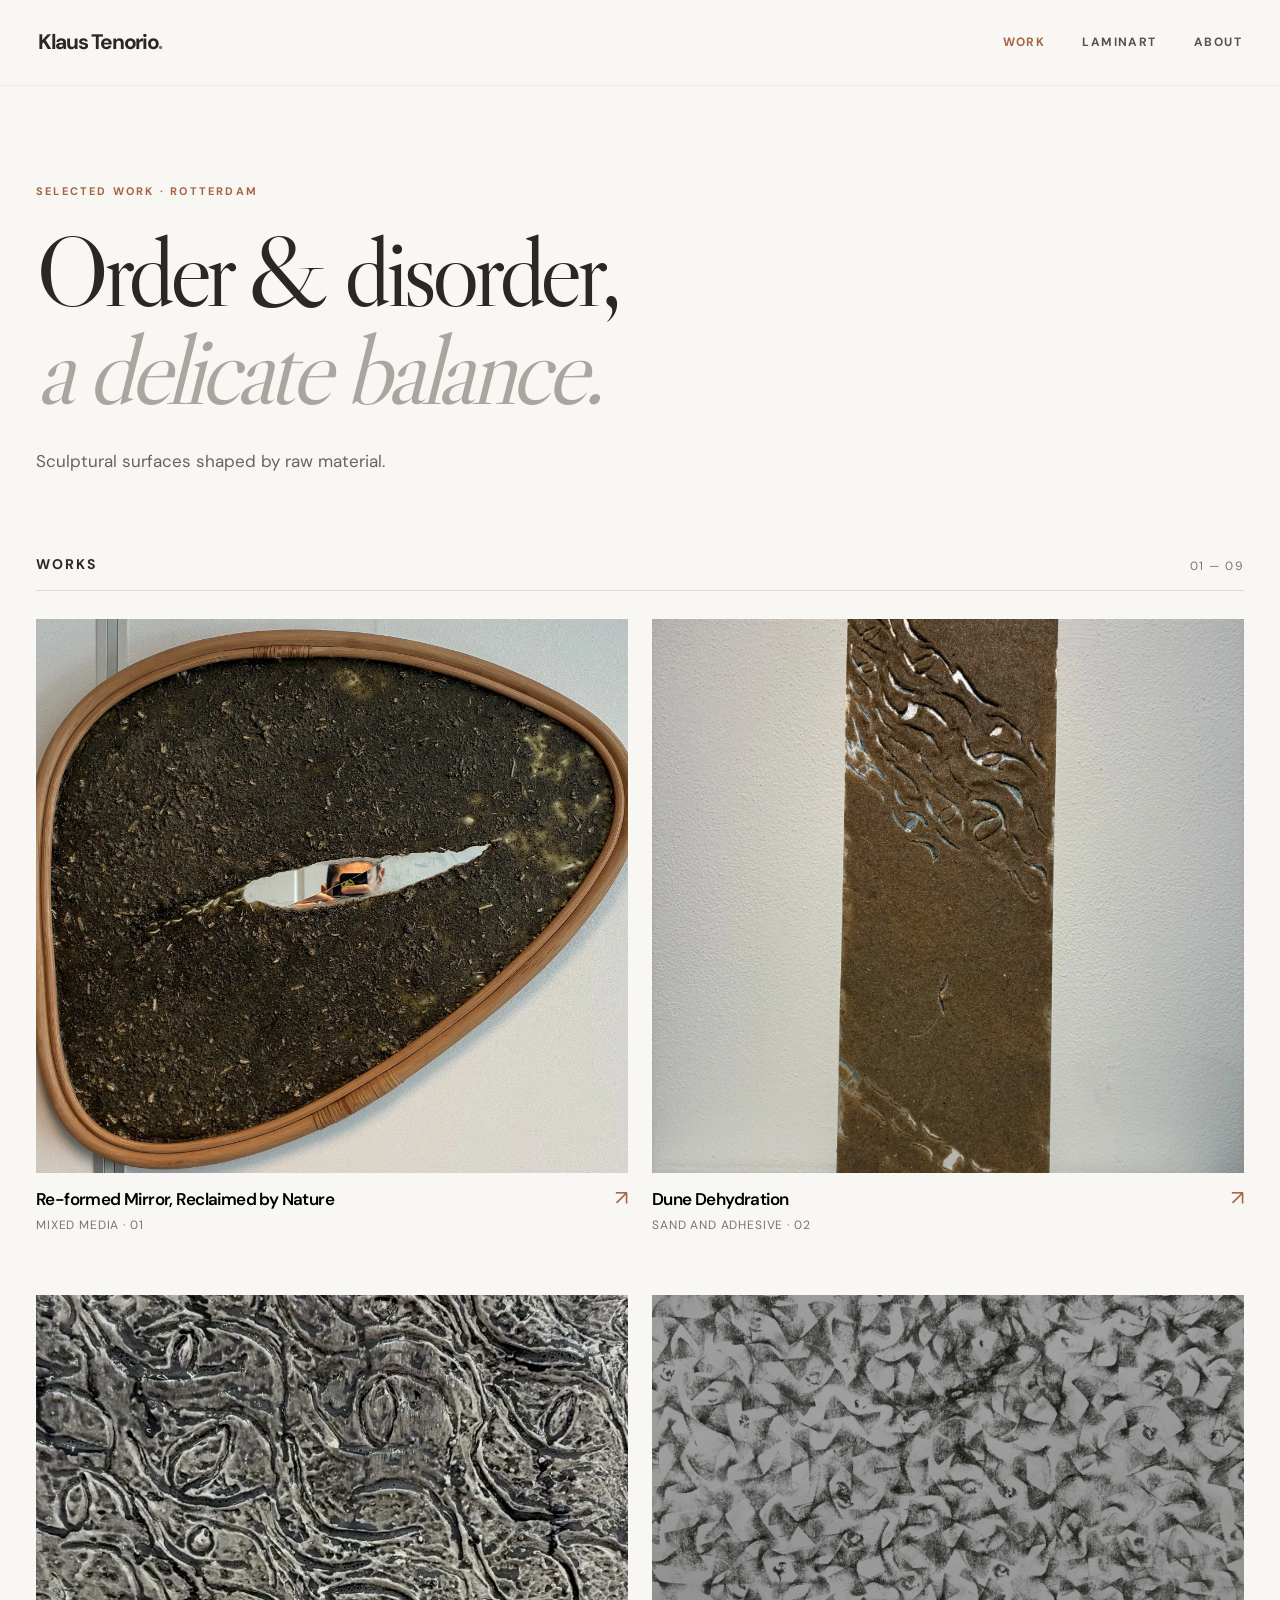
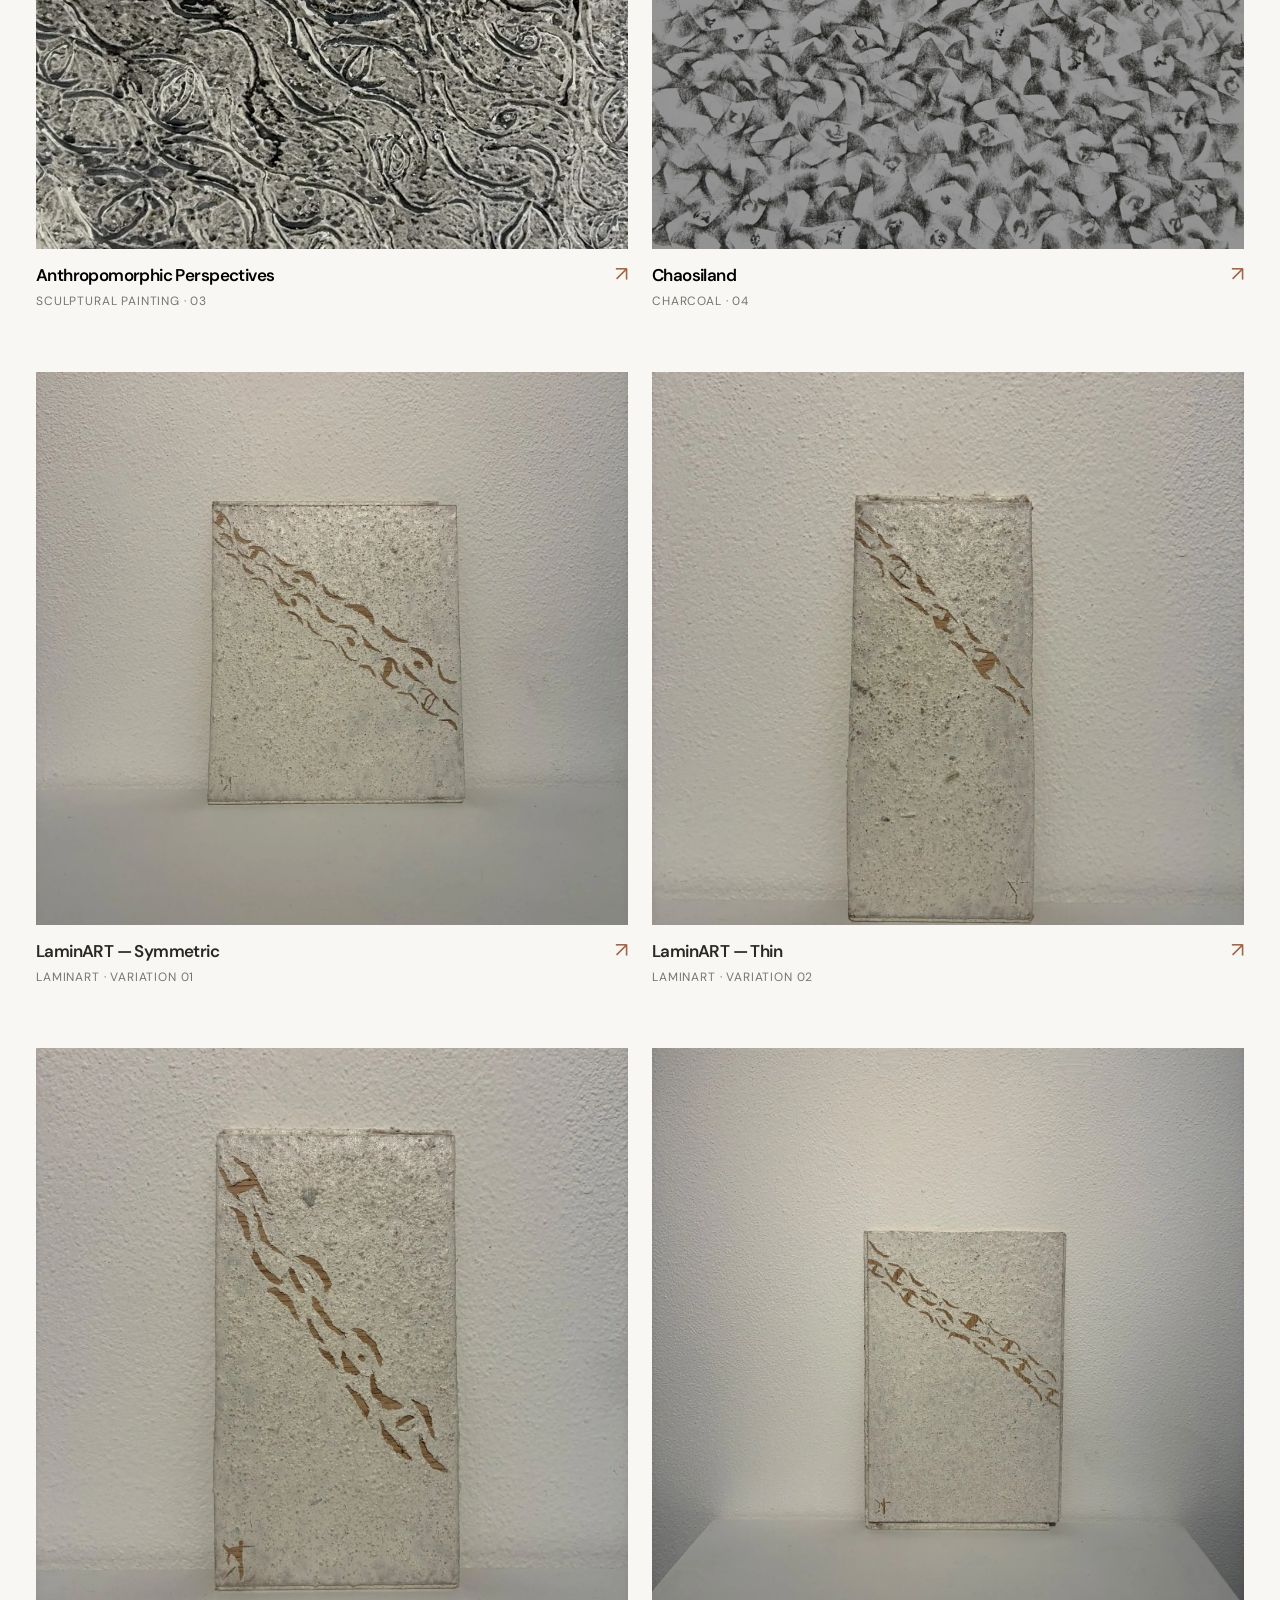
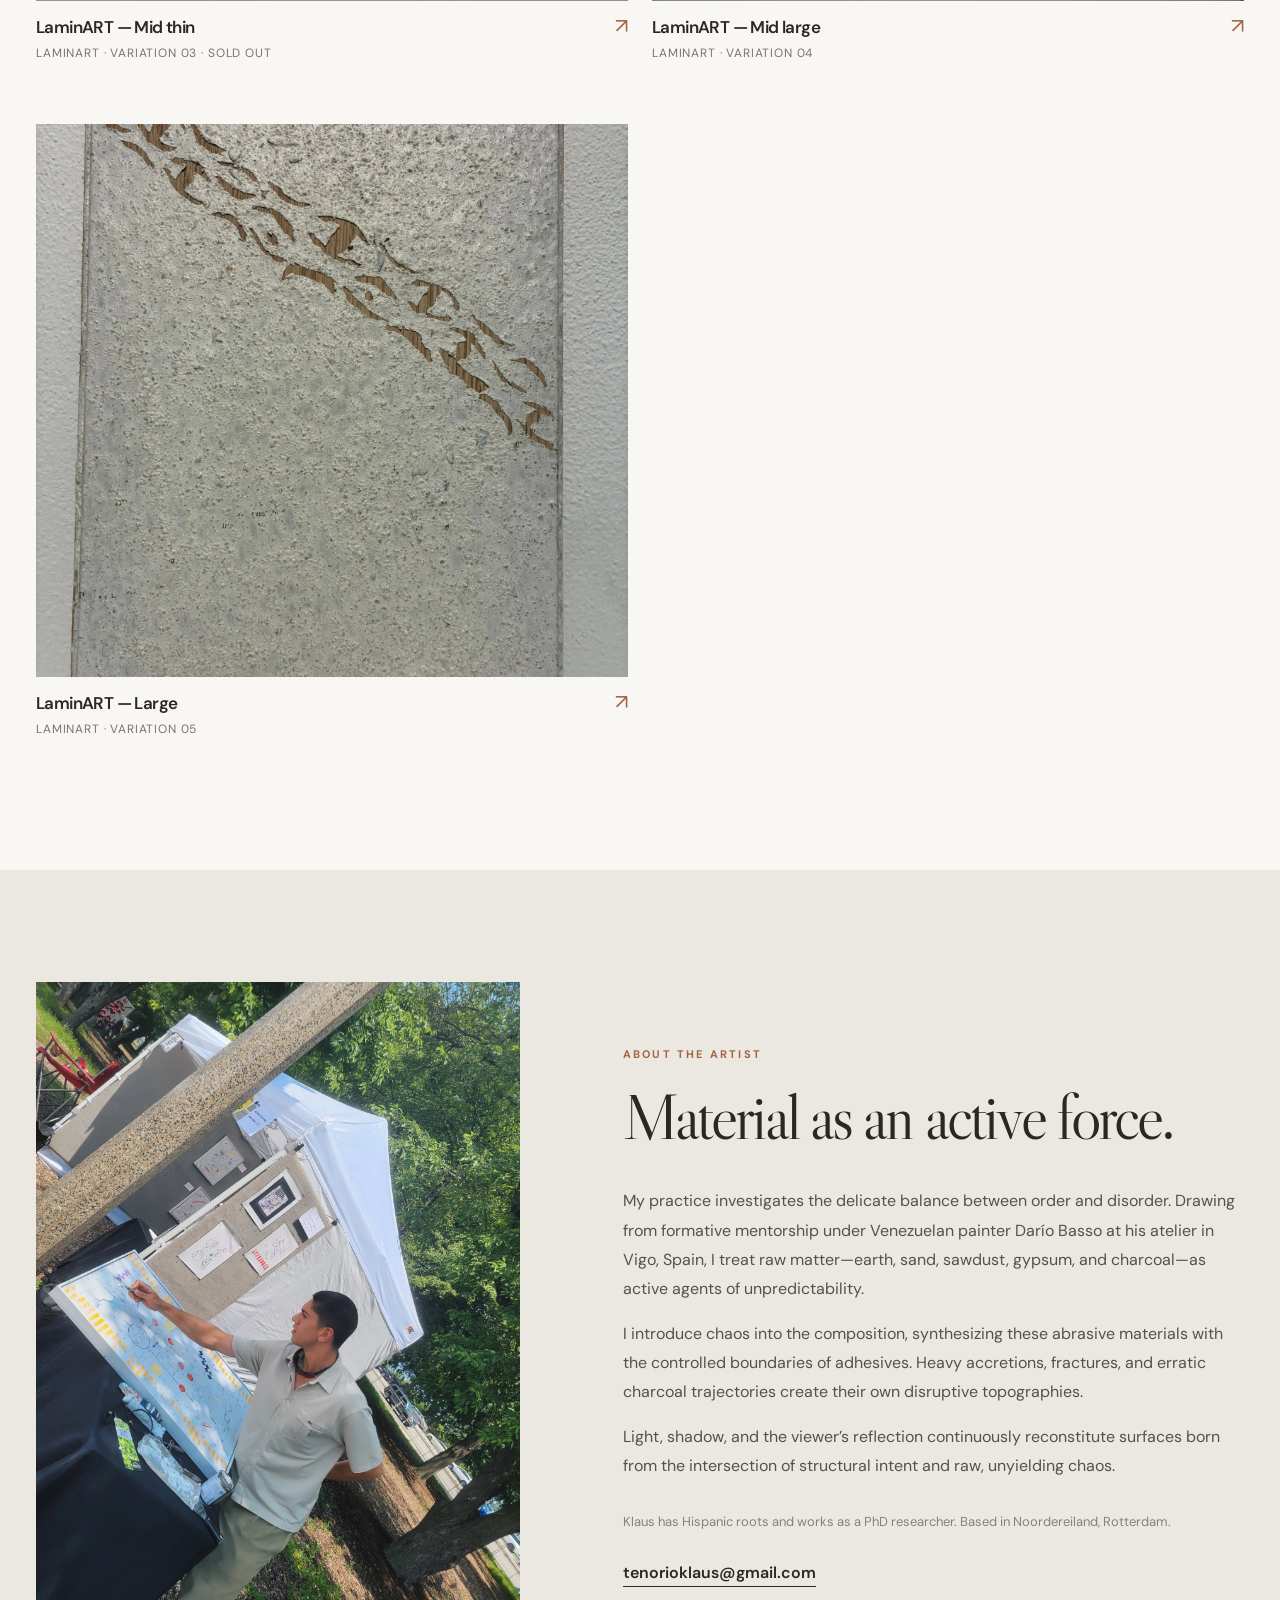
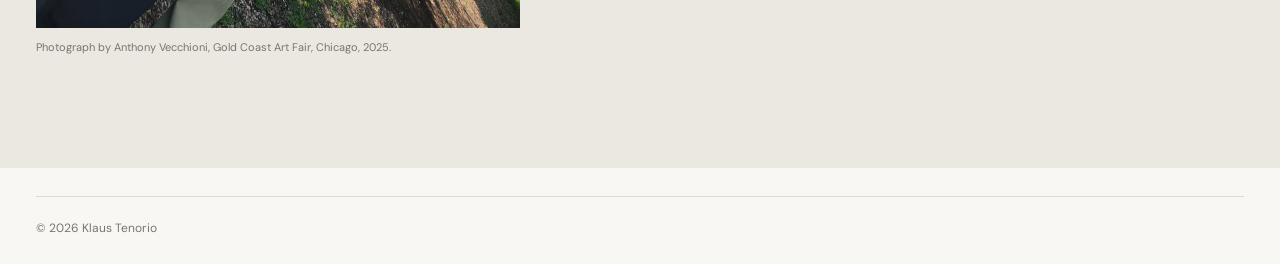
<file: index.html>
<!doctype html>
<html lang="en">
<head>
  <meta charset="utf-8">
  <meta name="viewport" content="width=device-width, initial-scale=1">
  <meta name="description" content="The artwork of Klaus Tenorio: material, surface, order and disorder.">
  <meta name="theme-color" content="#f8f7f4">
  <title>Klaus Tenorio — Art Portfolio</title>
  <link rel="stylesheet" href="styles.css">
  <script defer src="site.js"></script>
</head>
<body data-page="home">
  <a class="skip-link" href="#main">Skip to content</a>
  <header class="site-header">
    <a class="brand" href="./" aria-label="Klaus Tenorio, home">Klaus Tenorio<span class="brand-dot">.</span></a>
    <nav aria-label="Main navigation">
      <a class="current" href="#work">Work</a>
      <a href="laminart.html">LaminART</a>
      <a href="#about">About</a>
    </nav>
  </header>

  <main id="main">
    <section class="intro wrap" aria-labelledby="intro-title">
      <p class="eyebrow">Selected work · Rotterdam</p>
      <h1 id="intro-title">Order & disorder,<br><em> a delicate balance.</em></h1>
      <p class="intro-copy">Sculptural surfaces shaped by raw material. </p>
    </section>

    <section class="work-section wrap" id="work" aria-labelledby="work-title">
      <div class="section-heading"><h2 id="work-title">Works</h2><span>01 — 09</span></div>
      <div class="work-grid" id="work-grid"></div>
    </section>

    <section class="about-section" id="about" aria-labelledby="about-title">
      <div class="wrap about-grid">
        <figure class="about-image"><img src="assets/images/artist.webp" alt="Klaus Tenorio working on a painting at an outdoor art fair" loading="lazy"><figcaption>Photograph by Anthony Vecchioni, Gold Coast Art Fair, Chicago, 2025.</figcaption></figure>
        <div class="about-content">
          <p class="eyebrow">About the artist</p>
          <h2 id="about-title">Material as an active force.</h2>
          <p>My practice investigates the delicate balance between order and disorder. Drawing from formative mentorship under Venezuelan painter Darío Basso at his atelier in Vigo, Spain, I treat raw matter—earth, sand, sawdust, gypsum, and charcoal—as active agents of unpredictability.</p>
          <p>I introduce chaos into the composition, synthesizing these abrasive materials with the controlled boundaries of adhesives. Heavy accretions, fractures, and erratic charcoal trajectories create their own disruptive topographies.</p>
          <p>Light, shadow, and the viewer’s reflection continuously reconstitute surfaces born from the intersection of structural intent and raw, unyielding chaos.</p>
          <p class="about-note">Klaus has Hispanic roots and works as a PhD researcher. Based in Noordereiland, Rotterdam.</p>
          <p class="about-email"><a href="mailto:tenorioklaus@gmail.com">tenorioklaus@gmail.com</a></p>
        </div>
      </div>
    </section>
  </main>

  <footer class="site-footer site-footer--simple wrap">
    <p class="footer-bottom">© <span id="year"></span> Klaus Tenorio</p>
  </footer>

  <dialog class="work-dialog" id="work-dialog" aria-label="Artwork details">
    <button class="dialog-close" id="dialog-close" type="button" aria-label="Close artwork details">×</button>
    <div class="dialog-layout">
      <div class="dialog-gallery">
        <div class="dialog-stage"><img id="dialog-image" alt=""></div>
        <div class="dialog-controls">
          <button id="image-prev" type="button" aria-label="Previous image">←</button>
          <span id="image-count" aria-live="polite"></span>
          <button id="image-next" type="button" aria-label="Next image">→</button>
        </div>
      </div>
      <div class="dialog-copy">
        <p class="eyebrow" id="dialog-kicker"></p>
        <h2 id="dialog-title"></h2>
        <div id="dialog-description"></div>
        <p class="dialog-meta" id="dialog-meta"></p>
      </div>
    </div>
  </dialog>
</body>
</html>
</file>
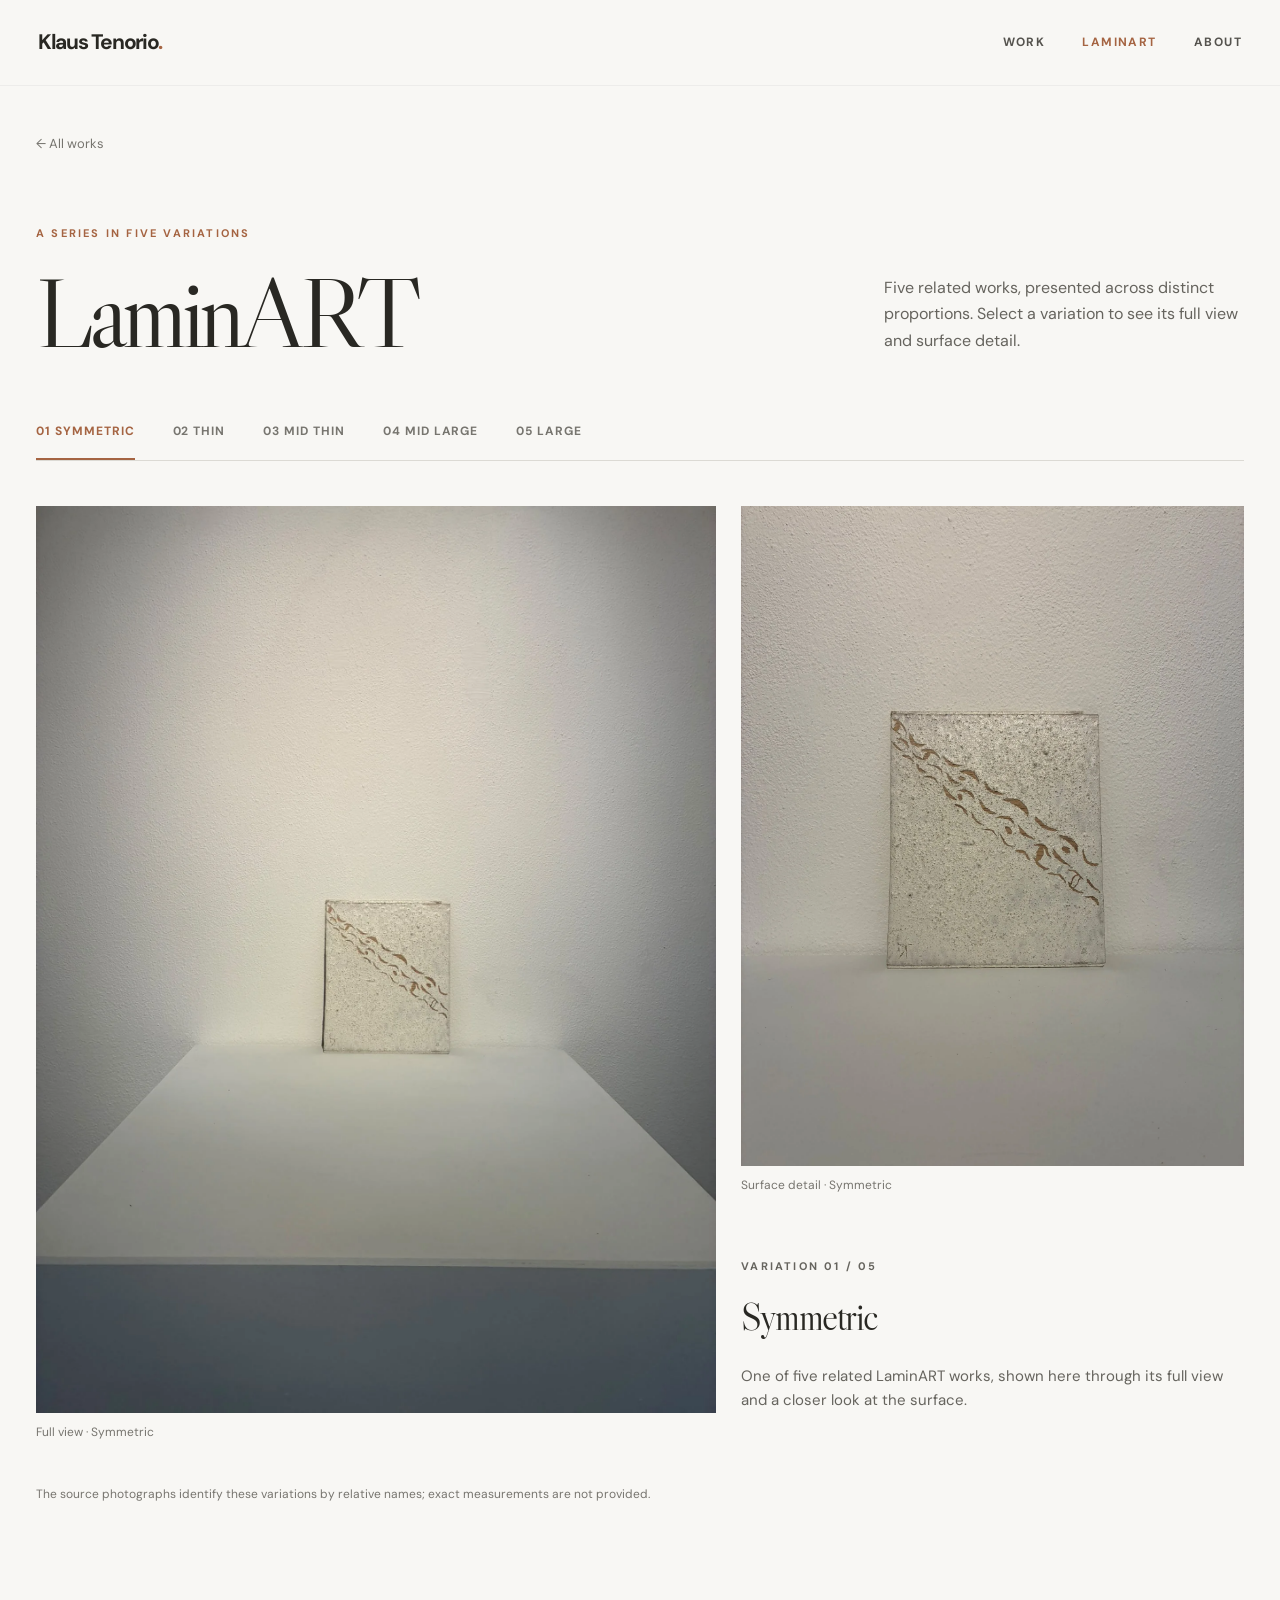
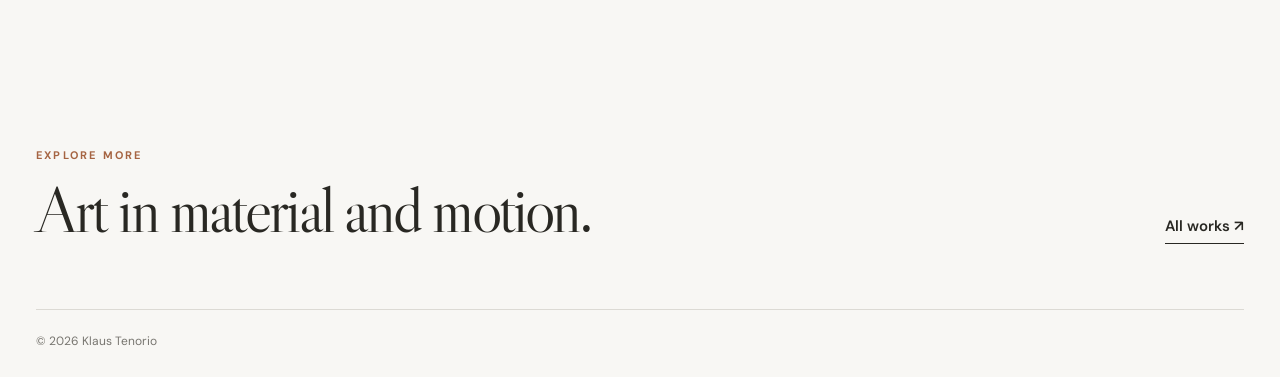
<file: laminart.html>
<!doctype html>
<html lang="en">
<head>
  <meta charset="utf-8">
  <meta name="viewport" content="width=device-width, initial-scale=1">
  <meta name="description" content="Explore the five LaminART variants by Klaus Tenorio, with detailed and installation views.">
  <meta name="theme-color" content="#f8f7f4">
  <title>LaminART — Klaus Tenorio</title>
  <link rel="stylesheet" href="styles.css">
  <script defer src="site.js"></script>
</head>
<body data-page="laminart">
  <a class="skip-link" href="#main">Skip to content</a>
  <header class="site-header">
    <a class="brand" href="./" aria-label="Klaus Tenorio, home">Klaus Tenorio<span class="brand-dot">.</span></a>
    <nav aria-label="Main navigation">
      <a href="index.html#work">Work</a>
      <a class="current" href="laminart.html">LaminART</a>
      <a href="index.html#about">About</a>
    </nav>
  </header>

  <main id="main" class="wrap laminart-main">
    <a class="back-link" href="index.html#work">← All works</a>
    <div class="laminart-intro">
      <div><p class="eyebrow">A series in five variations</p><h1>LaminART</h1></div>
      <p>Five related works, presented across distinct proportions. Select a variation to see its full view and surface detail.</p>
    </div>
    <div class="variant-tabs" role="tablist" aria-label="LaminART variations" id="variant-tabs"></div>
    <section class="variant-panel" id="variant-panel" role="tabpanel" aria-labelledby="variant-tab-1" tabindex="0"></section>
    <p class="dimensions-note">The source photographs identify these variations by relative names; exact measurements are not provided.</p>
  </main>

  <footer class="site-footer wrap">
    <div><p class="eyebrow">Explore more</p><h2>Art in material and motion.</h2></div>
    <a class="footer-link" href="index.html#work">All works ↗</a>
    <p class="footer-bottom">© <span id="year"></span> Klaus Tenorio</p>
  </footer>
</body>
</html>
</file>
<file: styles.css>
@import url('https://fonts.googleapis.com/css2?family=DM+Sans:wght@400;500;600;700&family=Libre+Caslon+Display&display=swap');

:root{--paper:#f8f7f4;--ink:#292823;--muted:#77756f;--line:#dcdad4;--accent:#a56442;--white:#fff}
*{box-sizing:border-box}
html{scroll-behavior:smooth}
body{margin:0;background:var(--paper);color:var(--ink);font-family:'DM Sans',Arial,sans-serif;font-size:15px;line-height:1.65}
body:has(.work-dialog[open]){overflow:hidden}
button,a{ -webkit-tap-highlight-color:transparent }
a{color:inherit;text-decoration:none}
button{font:inherit}
img{display:block;max-width:100%}
.wrap{width:min(1230px,calc(100% - 72px));margin-inline:auto}
.skip-link{position:absolute;left:12px;top:-100px;padding:10px 14px;background:var(--ink);color:white;z-index:1000}.skip-link:focus{top:12px}
.site-header{height:86px;display:flex;align-items:center;justify-content:space-between;padding:0 38px;background:var(--paper);border-bottom:1px solid rgba(0,0,0,.045)}
.brand{font-weight:700;font-size:21px;letter-spacing:-.065em;white-space:nowrap}.brand-dot{color:var(--accent)}
.site-header nav{display:flex;gap:37px;align-items:center}.site-header nav a{font-size:12px;font-weight:700;letter-spacing:.12em;text-transform:uppercase;color:#55534e;transition:color .2s}.site-header nav a:hover,.site-header nav a.current{color:var(--accent)}
.eyebrow{text-transform:uppercase;letter-spacing:.2em;color:var(--accent);font-size:11px;font-weight:700;line-height:1.5}
.intro{padding-top:86px;padding-bottom:78px}.intro h1,.laminart-intro h1{font-family:'Libre Caslon Display',Georgia,serif;font-size:clamp(55px,7.8vw,114px);font-weight:400;line-height:.99;letter-spacing:-.055em;margin:22px 0 28px}.intro h1 em{font-weight:400;color:#a9a69f}.intro-copy{font-size:17px;color:#66645e;max-width:500px;margin:0}
.section-heading{display:flex;justify-content:space-between;align-items:end;border-bottom:1px solid var(--line);margin-bottom:28px;padding-bottom:14px}.section-heading h2{font-size:14px;letter-spacing:.14em;text-transform:uppercase;margin:0}.section-heading span{font-size:12px;color:var(--muted);letter-spacing:.12em}
.work-section{padding-bottom:130px}.work-grid{display:grid;grid-template-columns:repeat(2,minmax(0,1fr));column-gap:24px;row-gap:60px}.work-card{display:block;text-align:left;background:transparent;border:0;padding:0;cursor:pointer;width:100%}.work-card:focus-visible,.variant-tabs button:focus-visible,.dialog-controls button:focus-visible,.dialog-close:focus-visible{outline:3px solid var(--accent);outline-offset:5px}.work-card-image{aspect-ratio:1.07;overflow:hidden;background:#e9e7e2}.work-card img{width:100%;height:100%;object-fit:cover;transition:transform .5s cubic-bezier(.2,.7,.2,1)}.work-card:hover img{transform:scale(1.035)}.work-card-info{display:flex;justify-content:space-between;gap:20px;padding-top:15px;align-items:start}.work-card h3{font-size:17px;font-weight:600;letter-spacing:-.035em;line-height:1.3;margin:0}.work-card p{color:var(--muted);font-size:12px;letter-spacing:.07em;text-transform:uppercase;margin:6px 0 0}.work-card-arrow{font-size:21px;line-height:1;color:var(--accent)}
.about-section{background:#eae8e1;padding:112px 0}.about-grid{display:grid;grid-template-columns:.78fr 1fr;gap:clamp(50px,8vw,150px);align-items:center}.about-image{margin:0}.about-image img{width:100%;max-height:690px;object-fit:cover}.about-image figcaption{font-size:11px;color:#77756f;padding-top:10px}.about-content h2,.site-footer h2{font-family:'Libre Caslon Display',Georgia,serif;font-size:clamp(48px,5vw,76px);font-weight:400;line-height:1.06;letter-spacing:-.045em;margin:20px 0 36px}.about-content p:not(.eyebrow){max-width:640px;color:#54524d;font-size:16px;line-height:1.82}.about-content .about-note{font-size:13px!important;color:#85827b!important;margin-top:30px}
.about-content .about-email{margin-top:24px}.about-email a{color:var(--ink);font-weight:600;border-bottom:1px solid var(--ink);padding-bottom:3px}.about-email a:hover{color:var(--accent);border-color:var(--accent)}
.site-footer{display:grid;grid-template-columns:1fr auto;align-items:end;padding-top:95px;padding-bottom:25px;gap:65px}.site-footer h2{margin:12px 0 0}.footer-link{border-bottom:1px solid var(--ink);padding-bottom:4px;font-weight:600}.footer-link:hover{color:var(--accent);border-color:var(--accent)}.footer-bottom{grid-column:1/-1;border-top:1px solid var(--line);padding-top:22px;color:var(--muted);font-size:12px;margin:0}
.site-footer--simple{display:block;padding-top:28px}
.work-dialog{border:0;max-width:min(1120px,calc(100% - 50px));width:100%;max-height:min(850px,calc(100% - 50px));padding:0;background:var(--paper);color:var(--ink);box-shadow:0 20px 80px #0003}.work-dialog::backdrop{background:rgba(28,27,24,.75)}.dialog-layout{display:grid;grid-template-columns:1.2fr .8fr;min-height:590px}.dialog-gallery{background:#e5e3dd;display:flex;flex-direction:column;min-width:0}.dialog-stage{flex:1;min-height:0;display:grid;place-items:center;padding:22px}.dialog-stage img{max-width:100%;max-height:min(680px,72vh);object-fit:contain}.dialog-controls{display:flex;justify-content:center;align-items:center;gap:35px;padding:9px 0 18px}.dialog-controls button{border:0;background:transparent;font-size:24px;cursor:pointer;padding:0 10px}.dialog-controls span{font-size:12px;letter-spacing:.1em;color:var(--muted)}.dialog-copy{padding:90px 55px 60px;overflow:auto}.dialog-copy h2{font-family:'Libre Caslon Display',Georgia,serif;font-size:clamp(36px,3.5vw,58px);line-height:1.08;letter-spacing:-.045em;font-weight:400;margin:15px 0 28px}.dialog-copy p{color:#57554f;line-height:1.8}.dialog-meta{border-top:1px solid var(--line);margin-top:28px;padding-top:20px;font-size:12px;color:var(--muted)!important}.dialog-close{position:absolute;right:17px;top:12px;z-index:2;border:0;background:var(--paper);font-size:32px;line-height:1;cursor:pointer;width:42px;height:42px}
.laminart-main{padding-top:45px;padding-bottom:125px}.back-link{font-size:13px;color:var(--muted)}.back-link:hover{color:var(--accent)}.laminart-intro{display:grid;grid-template-columns:1fr 360px;gap:70px;align-items:end;margin:58px 0 60px}.laminart-intro h1{margin-bottom:0}.laminart-intro>p{color:#66645e;font-size:16px;margin:0 0 8px}.variant-tabs{display:flex;flex-wrap:wrap;border-bottom:1px solid var(--line);gap:38px}.variant-tabs button{border:0;border-bottom:2px solid transparent;background:none;cursor:pointer;padding:0 0 16px;font-size:12px;font-weight:700;text-transform:uppercase;letter-spacing:.08em;color:var(--muted)}.variant-tabs button[aria-selected="true"]{color:var(--accent);border-color:var(--accent)}.variant-panel{padding-top:45px;display:grid;grid-template-columns:1.15fr .85fr;gap:25px}.variant-panel figure{margin:0}.variant-panel img{width:100%;height:auto;background:#eae8e3}.variant-panel figcaption{font-size:12px;color:var(--muted);padding-top:10px}.variant-panel .variant-main-image{grid-row:span 2}.variant-panel .variant-main-image img{max-height:950px;object-fit:cover}.variant-panel .variant-detail-image img{max-height:660px;object-fit:cover}.variant-panel .variant-copy{padding:12px 20px 0 0}.variant-panel h2{font-family:'Libre Caslon Display',Georgia,serif;font-size:38px;font-weight:400;letter-spacing:-.04em;margin:10px 0}.variant-panel p{color:#66645e}.dimensions-note{font-size:12px;color:var(--muted);margin-top:42px}
@media(max-width:800px){.wrap{width:min(100% - 36px,650px)}.site-header{height:auto;min-height:70px;padding:16px 18px;align-items:flex-start;gap:12px;flex-wrap:wrap}.brand{font-size:19px}.site-header nav{gap:17px;flex-wrap:wrap}.site-header nav a{font-size:10px}.intro{padding-top:58px;padding-bottom:60px}.intro h1{font-size:clamp(50px,10vw,76px)}.work-grid{gap:38px 15px}.work-card h3{font-size:15px}.work-card-image{aspect-ratio:.82}.about-section{padding:70px 0}.about-grid{grid-template-columns:1fr;gap:40px}.about-image{max-height:450px}.site-footer{padding-top:60px}.dialog-layout{grid-template-columns:1fr;min-height:0}.work-dialog{overflow:auto}.dialog-stage img{max-height:50vh}.dialog-copy{padding:20px 28px 35px}.laminart-intro{grid-template-columns:1fr;gap:10px;margin:40px 0}.variant-panel{grid-template-columns:1fr 1fr}.variant-panel .variant-main-image{grid-column:1/-1;grid-row:auto}.variant-panel .variant-copy{padding:0;grid-column:1/-1}}
@media(max-width:560px){.site-header nav{width:100%;justify-content:space-between}.intro h1{font-size:51px}.intro-copy{font-size:15px}.work-grid{grid-template-columns:1fr;gap:40px}.work-card-image{aspect-ratio:1.05}.about-content h2,.site-footer h2{font-size:49px}.site-footer{gap:35px}.footer-link{font-size:14px}.variant-tabs{gap:12px 18px}.variant-tabs button{font-size:10px;padding-bottom:10px}.variant-panel{grid-template-columns:1fr}.variant-panel .variant-main-image{grid-column:auto}.variant-panel .variant-detail-image img{max-height:none}.work-dialog{max-width:calc(100% - 18px);max-height:calc(100% - 18px)}}
@media(prefers-reduced-motion:reduce){html{scroll-behavior:auto}.work-card img{transition:none}}
</file>
